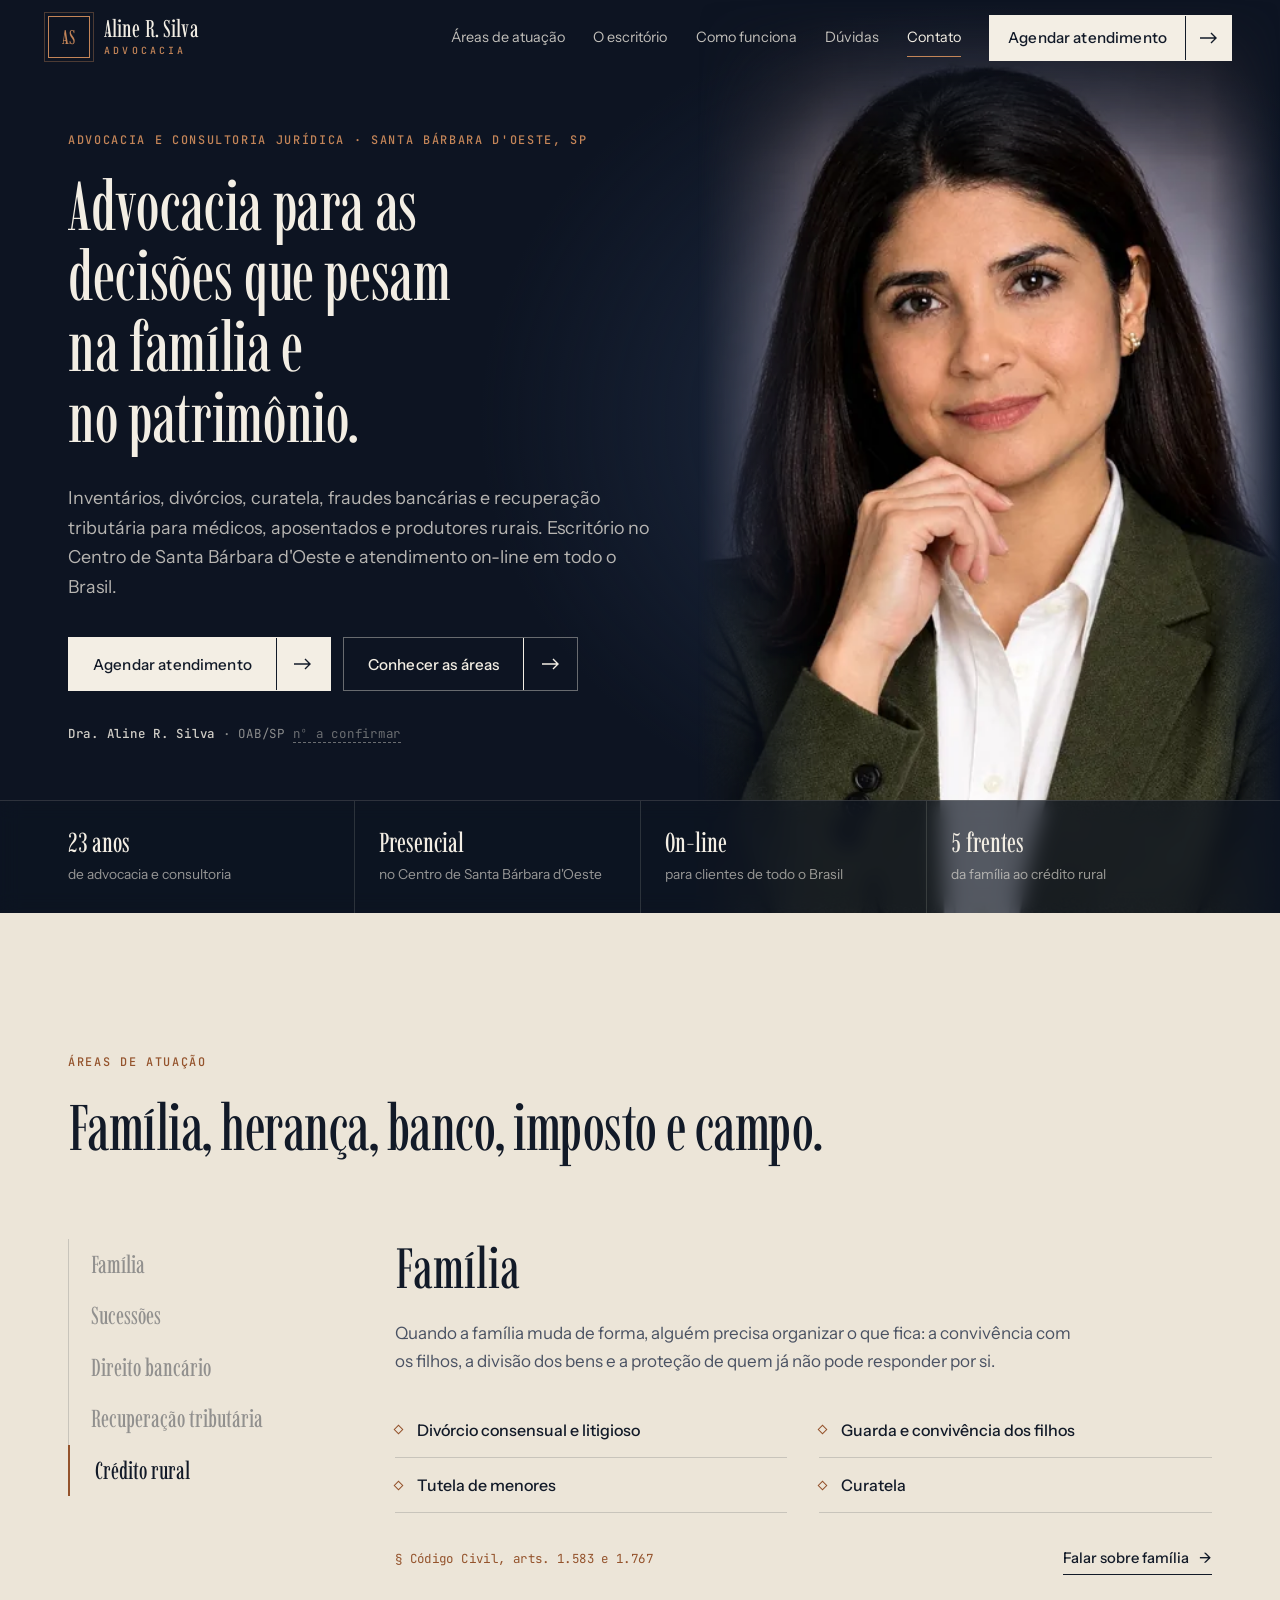
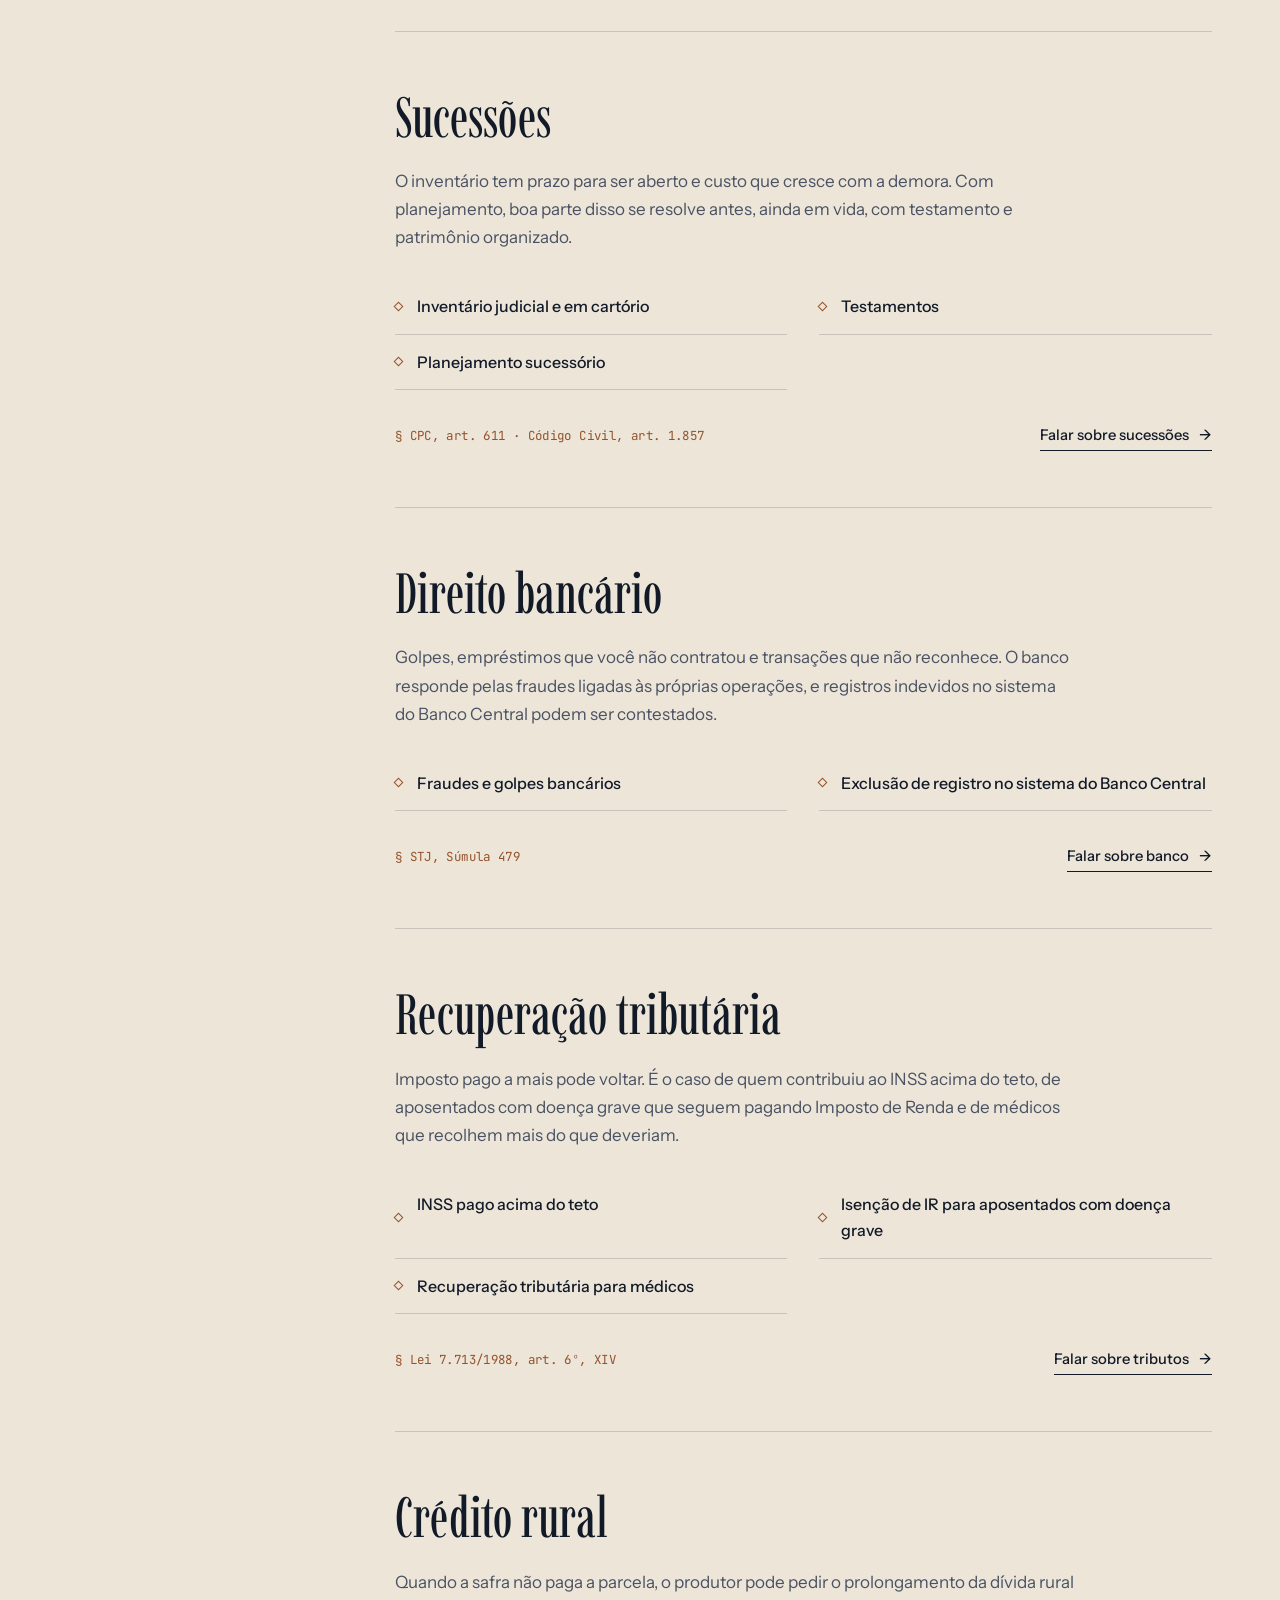
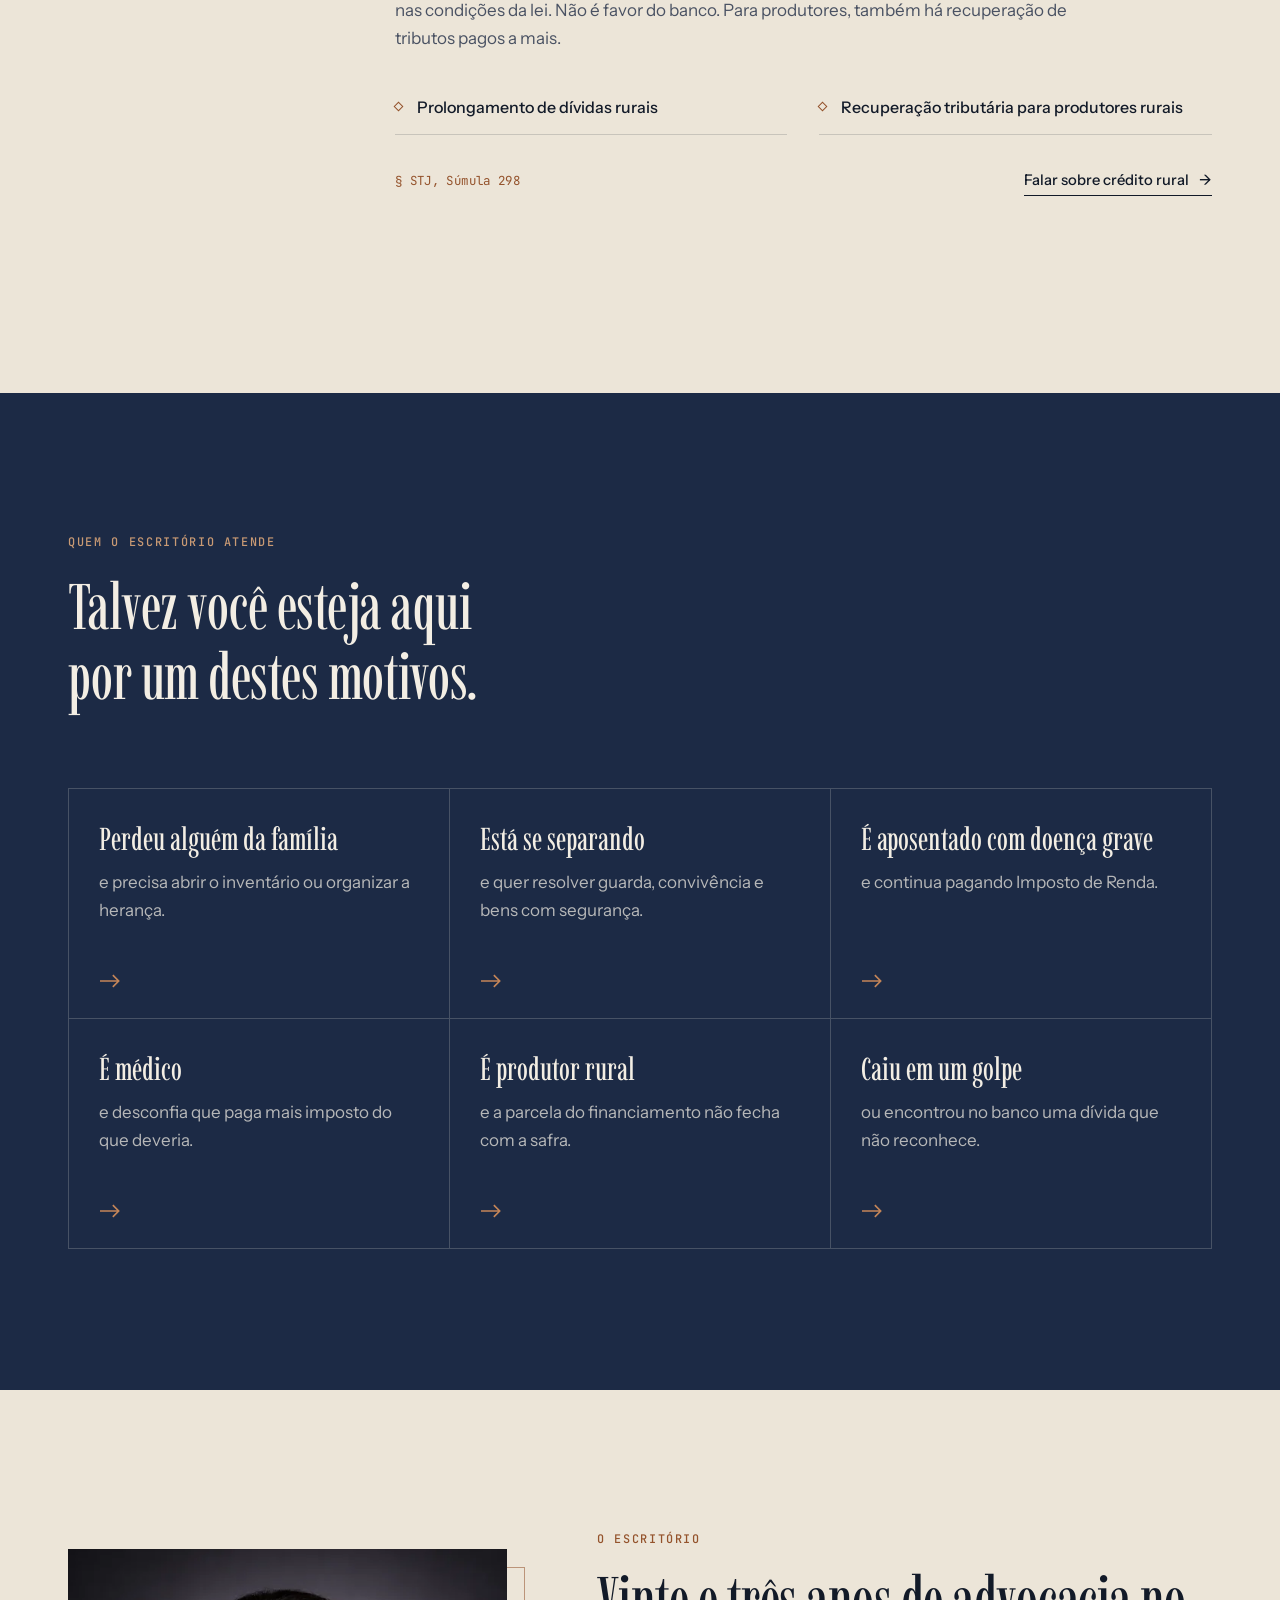
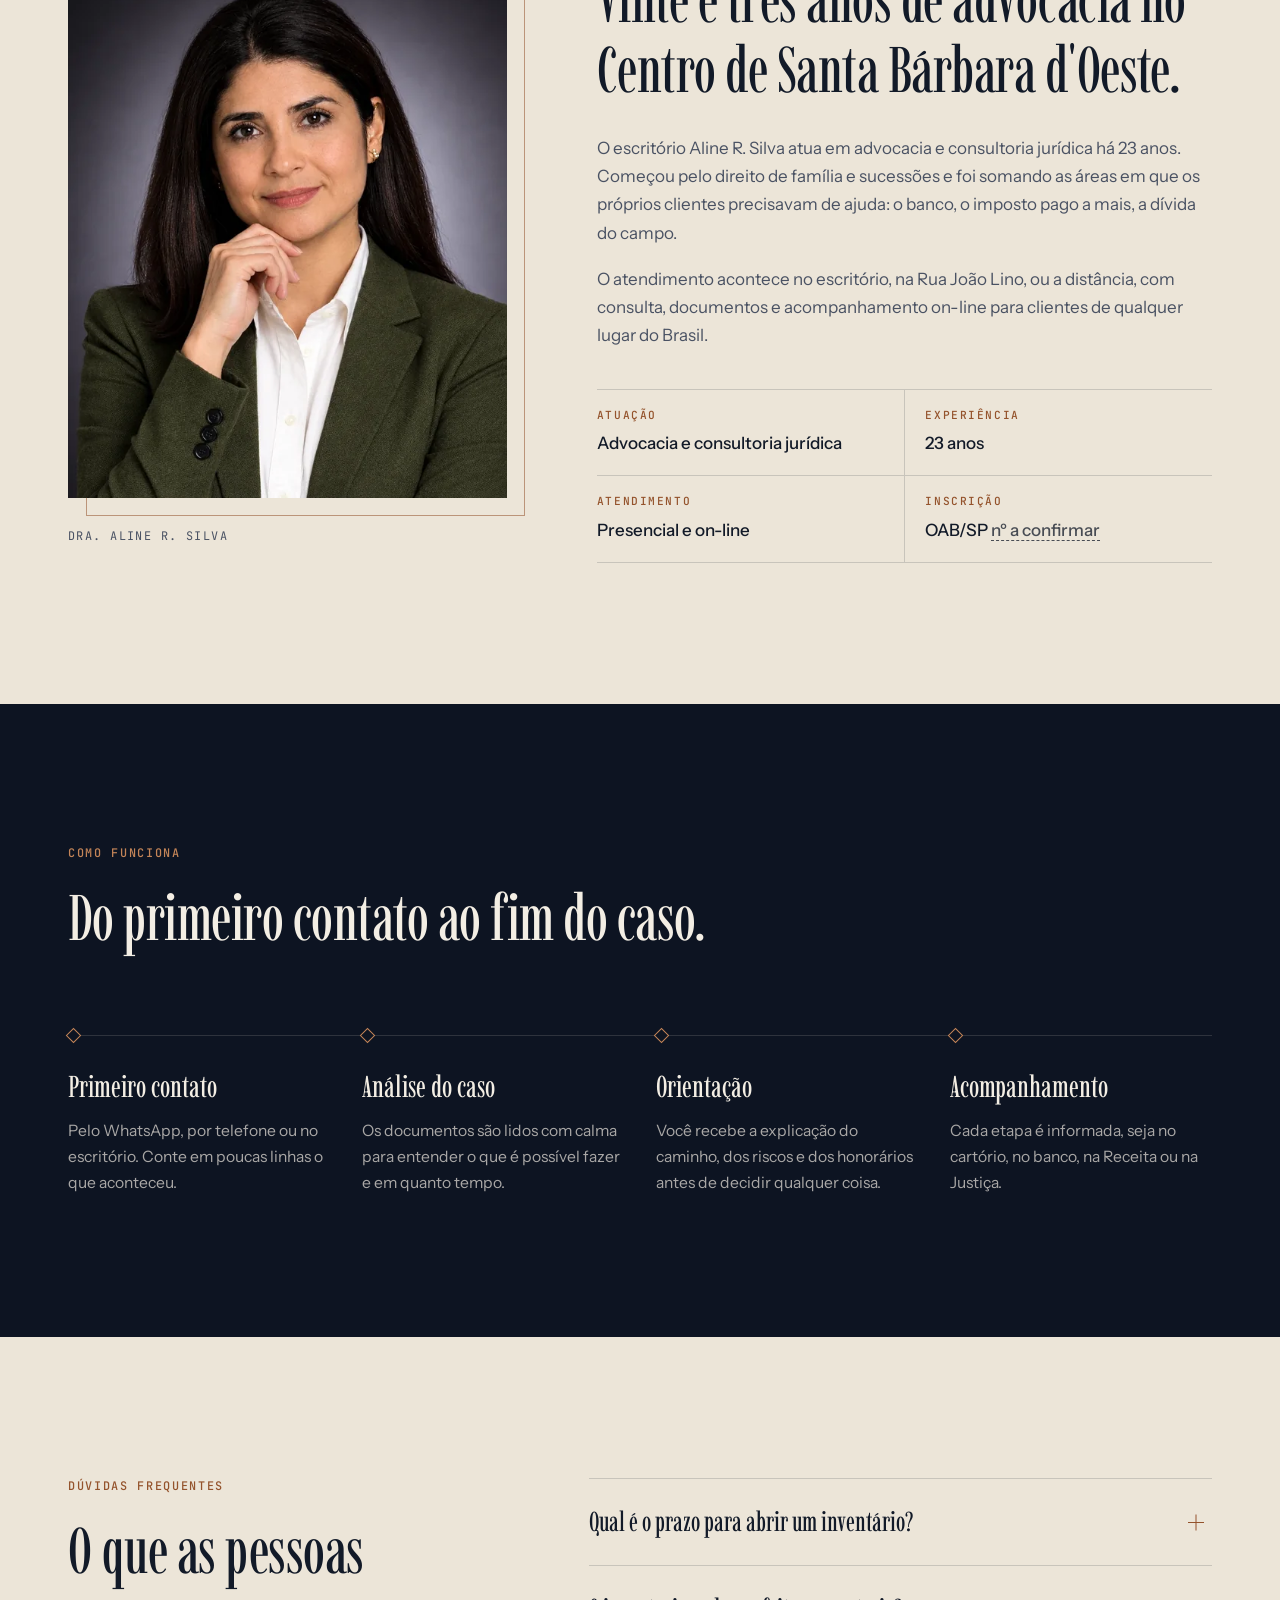
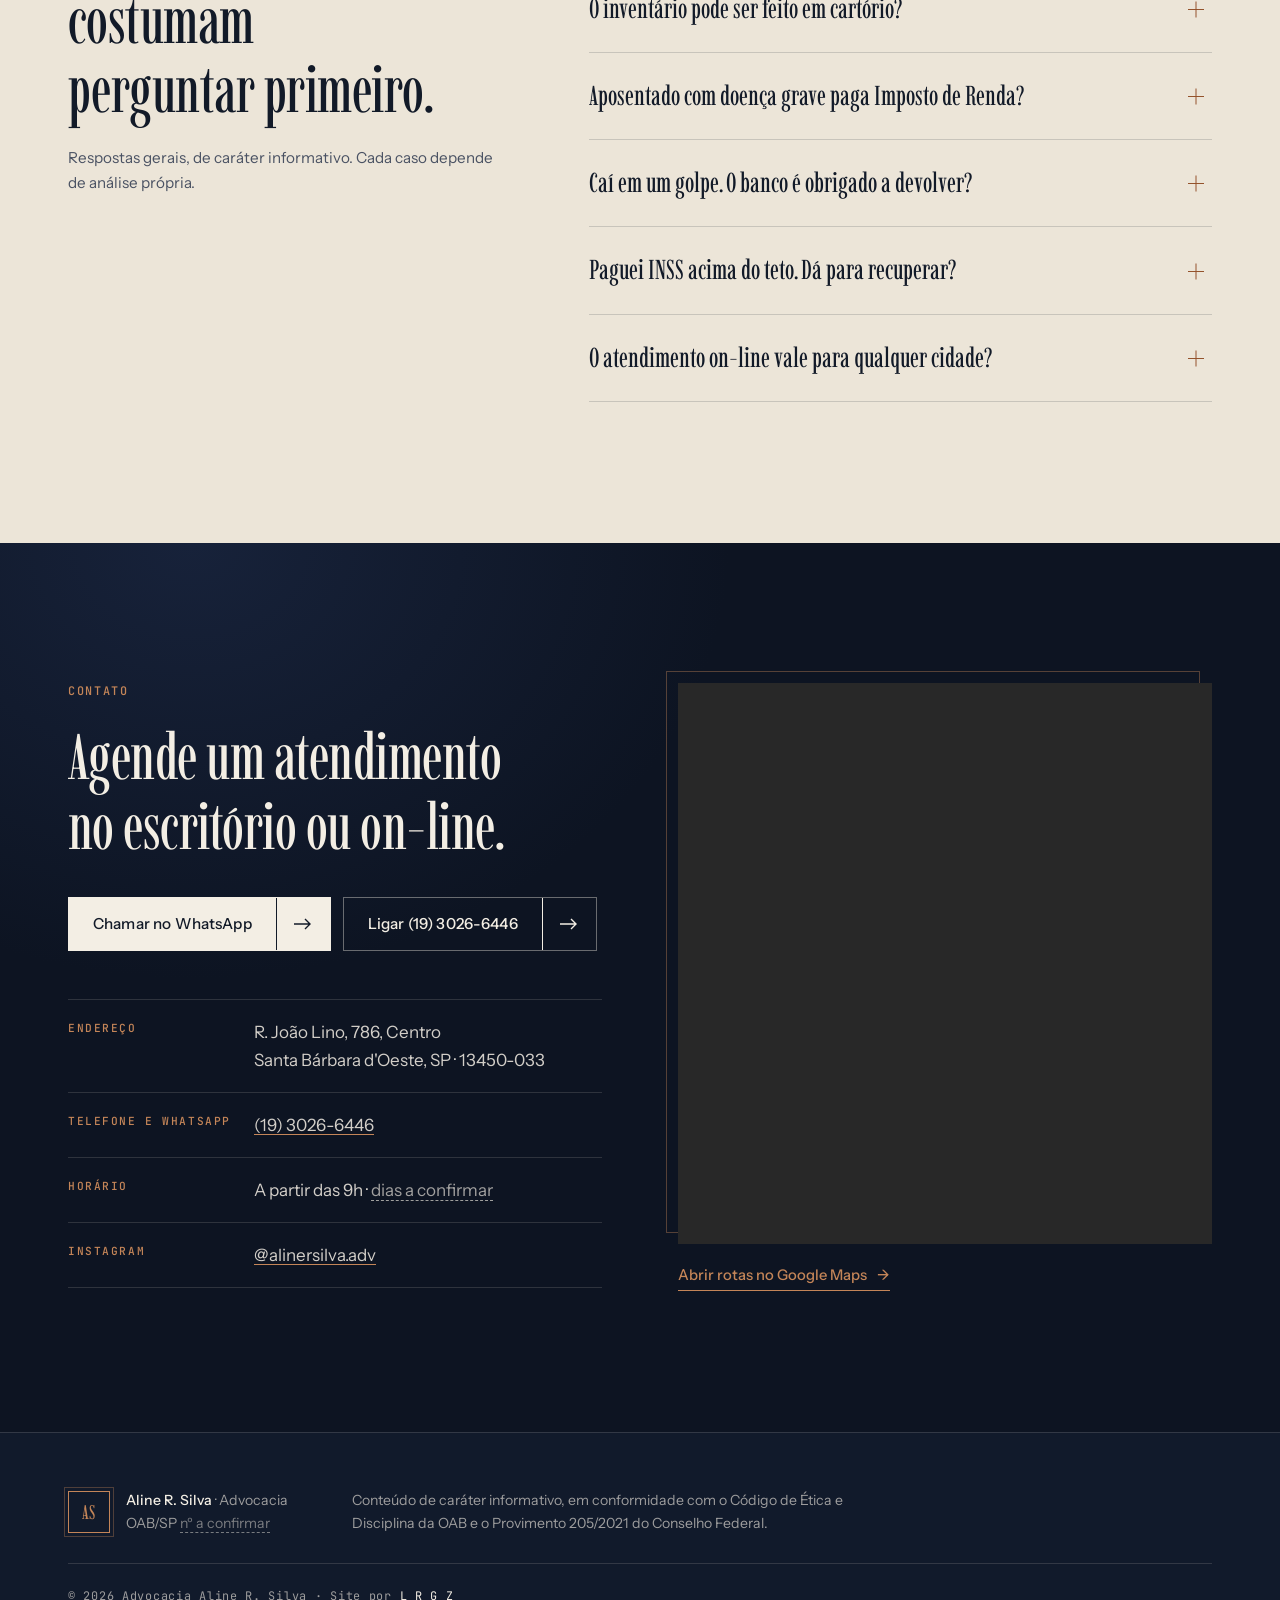
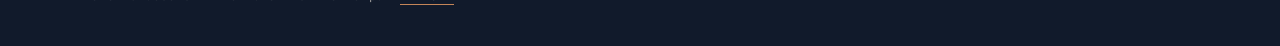
<file: index.html>
<!doctype html>
<html lang="pt-BR">
<head>
<meta charset="utf-8">
<meta name="viewport" content="width=device-width, initial-scale=1, viewport-fit=cover">
<title>Aline R. Silva · Advocacia em Santa Bárbara d'Oeste</title>
<meta name="description" content="Advocacia e consultoria jurídica há 23 anos: família, sucessões, direito bancário, recuperação tributária e crédito rural. Escritório em Santa Bárbara d'Oeste (SP) e atendimento on-line em todo o Brasil.">
<meta name="robots" content="noindex, nofollow">
<meta name="theme-color" content="#0d1422">
<meta property="og:type" content="website">
<meta property="og:locale" content="pt_BR">
<meta property="og:title" content="Aline R. Silva · Advocacia">
<meta property="og:description" content="Família, sucessões, direito bancário e tributário. Santa Bárbara d'Oeste (SP) e on-line em todo o Brasil.">
<meta property="og:image" content="https://azeugral.github.io/aline-silva/og-aline.jpg">
<meta property="og:image:width" content="1200">
<meta property="og:image:height" content="630">
<link rel="icon" href="favicon.ico" sizes="any">
<link rel="icon" href="favicon-32.png" type="image/png">
<link rel="apple-touch-icon" href="icone-180.png">
<link rel="preconnect" href="https://fonts.googleapis.com">
<link rel="preconnect" href="https://fonts.gstatic.com" crossorigin>
<script>if(/[?&]tema=v1(&|$)/.test(location.search)){document.documentElement.dataset.tema="v1";document.write('<link href="https://fonts.googleapis.com/css2?family=Bodoni+Moda:ital,opsz,wght@0,6..96,400..600;1,6..96,400..500&amp;family=IBM+Plex+Mono:wght@400;500&amp;family=IBM+Plex+Sans:wght@400;500;600&amp;display=swap" rel="stylesheet">');}</script>
<link href="https://fonts.googleapis.com/css2?family=Imbue:opsz,wght@10..100,300..600&family=Instrument+Sans:wght@400;500;600&family=JetBrains+Mono:wght@400;500&display=swap" rel="stylesheet">
<link rel="preload" as="image" href="assets/img/aline-720.webp" media="(max-width: 900px)">
<link rel="preload" as="image" href="assets/img/aline-1200.webp" media="(min-width: 901px)">
<link rel="stylesheet" href="assets/css/site.css?v=5">
<script type="application/ld+json">
{"@context":"https://schema.org","@type":"LegalService","name":"Advocacia Aline R Silva","telephone":"+55-19-3026-6446","address":{"@type":"PostalAddress","streetAddress":"R. João Lino, 786 - Centro","addressLocality":"Santa Bárbara d'Oeste","addressRegion":"SP","postalCode":"13450-033","addressCountry":"BR"},"areaServed":"BR","sameAs":["https://www.instagram.com/alinersilva.adv/"]}
</script>
</head>
<body>
<a class="pular" href="#conteudo">Pular para o conteúdo</a>

<header class="topo" data-topo>
  <div class="topo-in">
    <a class="marca" href="#inicio" aria-label="Aline R. Silva Advocacia, início">
      <span class="mono" aria-hidden="true">AS</span>
      <span class="marca-txt"><b>Aline R. Silva</b><small>Advocacia</small></span>
    </a>
    <nav class="menu" id="menu" aria-label="Principal">
      <a href="#areas">Áreas de atuação</a>
      <a href="#escritorio">O escritório</a>
      <a href="#como-funciona">Como funciona</a>
      <a href="#duvidas">Dúvidas</a>
      <a href="#contato">Contato</a>
      <a class="btn btn-claro menu-cta js-zap" href="#contato" data-msg="Olá, Dra. Aline. Vim pelo site e gostaria de agendar um atendimento."><span>Agendar atendimento</span><i aria-hidden="true"></i></a>
    </nav>
    <button class="menu-abrir" type="button" aria-expanded="false" aria-controls="menu"><span>Menu</span><i aria-hidden="true"></i></button>
  </div>
</header>

<main id="conteudo">

<!-- ABERTURA -->
<section class="abertura" id="inicio">
  <div class="abertura-foto" data-paralaxe>
    <picture>
      <source media="(max-width: 900px)" srcset="assets/img/aline-720.webp">
      <img src="assets/img/aline-1200.webp" width="1200" height="1206" alt="Dra. Aline R. Silva, advogada, de blazer verde-oliva e camisa branca" fetchpriority="high">
    </picture>
  </div>
  <div class="abertura-txt">
    <p class="sobre-linha" data-in="1">Advocacia e consultoria jurídica · Santa Bárbara d'Oeste, SP</p>
    <h1 class="titulo-xl">
      <span class="ln"><span data-in="2">Advocacia para as</span></span>
      <span class="ln"><span data-in="3">decisões que pesam</span></span>
      <span class="ln"><span data-in="4">na família e</span></span>
      <span class="ln"><span data-in="5">no patrimônio.</span></span>
    </h1>
    <p class="abertura-lead" data-in="6">Inventários, divórcios, curatela, fraudes bancárias e recuperação tributária para médicos, aposentados e produtores rurais. Escritório no Centro de Santa Bárbara d'Oeste e atendimento on-line em todo o Brasil.</p>
    <div class="acoes" data-in="7">
      <a class="btn btn-claro js-zap" href="#contato" data-msg="Olá, Dra. Aline. Vim pelo site e gostaria de agendar um atendimento."><span>Agendar atendimento</span><i aria-hidden="true"></i></a>
      <a class="btn btn-linha" href="#areas"><span>Conhecer as áreas</span><i aria-hidden="true"></i></a>
    </div>
    <p class="assina" data-in="8"><b>Dra. Aline R. Silva</b> · OAB/SP <span class="confirmar">nº a confirmar</span></p>
  </div>
  <ul class="fatos" aria-label="Em resumo">
    <li data-in="9"><b><span data-conta="23">23</span> anos</b><span>de advocacia e consultoria</span></li>
    <li data-in="10"><b>Presencial</b><span>no Centro de Santa Bárbara d'Oeste</span></li>
    <li data-in="11"><b>On-line</b><span>para clientes de todo o Brasil</span></li>
    <li data-in="12"><b>5 frentes</b><span>da família ao crédito rural</span></li>
  </ul>
</section>

<!-- ÁREAS -->
<section class="areas papel" id="areas" aria-labelledby="areas-t">
  <div class="cx">
    <header class="sec-cab" data-rv>
      <p class="sobre-linha">Áreas de atuação</p>
      <h2 class="titulo-l" id="areas-t">Família, herança, banco, imposto e campo.</h2>
    </header>

    <div class="areas-grade">
      <nav class="indice" aria-label="Áreas">
        <ol>
          <li><a href="#familia" data-alvo="familia">Família</a></li>
          <li><a href="#sucessoes" data-alvo="sucessoes">Sucessões</a></li>
          <li><a href="#bancario" data-alvo="bancario">Direito bancário</a></li>
          <li><a href="#tributario" data-alvo="tributario">Recuperação tributária</a></li>
          <li><a href="#rural" data-alvo="rural">Crédito rural</a></li>
        </ol>
        <span class="indice-marca" aria-hidden="true"></span>
      </nav>

      <div class="areas-lista">
        <article class="area" id="familia" data-area data-rv>
          <h3>Família</h3>
          <p>Quando a família muda de forma, alguém precisa organizar o que fica: a convivência com os filhos, a divisão dos bens e a proteção de quem já não pode responder por si.</p>
          <ul class="itens">
            <li>Divórcio consensual e litigioso</li>
            <li>Guarda e convivência dos filhos</li>
            <li>Tutela de menores</li>
            <li>Curatela</li>
          </ul>
          <div class="area-pe">
            <cite>Código Civil, arts. 1.583 e 1.767</cite>
            <a class="lnk js-zap" href="#contato" data-msg="Olá, Dra. Aline. Vim pelo site e gostaria de falar sobre um caso de direito de família.">Falar sobre família</a>
          </div>
        </article>

        <article class="area" id="sucessoes" data-area data-rv>
          <h3>Sucessões</h3>
          <p>O inventário tem prazo para ser aberto e custo que cresce com a demora. Com planejamento, boa parte disso se resolve antes, ainda em vida, com testamento e patrimônio organizado.</p>
          <ul class="itens">
            <li>Inventário judicial e em cartório</li>
            <li>Testamentos</li>
            <li>Planejamento sucessório</li>
          </ul>
          <div class="area-pe">
            <cite>CPC, art. 611 · Código Civil, art. 1.857</cite>
            <a class="lnk js-zap" href="#contato" data-msg="Olá, Dra. Aline. Vim pelo site e gostaria de falar sobre inventário ou planejamento sucessório.">Falar sobre sucessões</a>
          </div>
        </article>

        <article class="area" id="bancario" data-area data-rv>
          <h3>Direito bancário</h3>
          <p>Golpes, empréstimos que você não contratou e transações que não reconhece. O banco responde pelas fraudes ligadas às próprias operações, e registros indevidos no sistema do Banco Central podem ser contestados.</p>
          <ul class="itens">
            <li>Fraudes e golpes bancários</li>
            <li>Exclusão de registro no sistema do Banco Central</li>
          </ul>
          <div class="area-pe">
            <cite>STJ, Súmula 479</cite>
            <a class="lnk js-zap" href="#contato" data-msg="Olá, Dra. Aline. Vim pelo site e gostaria de falar sobre uma fraude ou problema com banco.">Falar sobre banco</a>
          </div>
        </article>

        <article class="area" id="tributario" data-area data-rv>
          <h3>Recuperação tributária</h3>
          <p>Imposto pago a mais pode voltar. É o caso de quem contribuiu ao INSS acima do teto, de aposentados com doença grave que seguem pagando Imposto de Renda e de médicos que recolhem mais do que deveriam.</p>
          <ul class="itens">
            <li>INSS pago acima do teto</li>
            <li>Isenção de IR para aposentados com doença grave</li>
            <li>Recuperação tributária para médicos</li>
          </ul>
          <div class="area-pe">
            <cite>Lei 7.713/1988, art. 6º, XIV</cite>
            <a class="lnk js-zap" href="#contato" data-msg="Olá, Dra. Aline. Vim pelo site e gostaria de falar sobre recuperação tributária.">Falar sobre tributos</a>
          </div>
        </article>

        <article class="area" id="rural" data-area data-rv>
          <h3>Crédito rural</h3>
          <p>Quando a safra não paga a parcela, o produtor pode pedir o prolongamento da dívida rural nas condições da lei. Não é favor do banco. Para produtores, também há recuperação de tributos pagos a mais.</p>
          <ul class="itens">
            <li>Prolongamento de dívidas rurais</li>
            <li>Recuperação tributária para produtores rurais</li>
          </ul>
          <div class="area-pe">
            <cite>STJ, Súmula 298</cite>
            <a class="lnk js-zap" href="#contato" data-msg="Olá, Dra. Aline. Vim pelo site e sou produtor rural. Gostaria de falar sobre minha dívida.">Falar sobre crédito rural</a>
          </div>
        </article>
      </div>
    </div>
  </div>
</section>

<!-- PARA QUEM -->
<section class="perfis oliva" aria-labelledby="perfis-t">
  <div class="cx">
    <header class="sec-cab" data-rv>
      <p class="sobre-linha">Quem o escritório atende</p>
      <h2 class="titulo-l" id="perfis-t">Talvez você esteja aqui por um destes motivos.</h2>
    </header>
    <div class="perfis-grade">
      <a class="perfil" href="#sucessoes" data-rv>
        <b>Perdeu alguém da família</b>
        <span>e precisa abrir o inventário ou organizar a herança.</span>
        <i aria-hidden="true"></i>
      </a>
      <a class="perfil" href="#familia" data-rv>
        <b>Está se separando</b>
        <span>e quer resolver guarda, convivência e bens com segurança.</span>
        <i aria-hidden="true"></i>
      </a>
      <a class="perfil" href="#tributario" data-rv>
        <b>É aposentado com doença grave</b>
        <span>e continua pagando Imposto de Renda.</span>
        <i aria-hidden="true"></i>
      </a>
      <a class="perfil" href="#tributario" data-rv>
        <b>É médico</b>
        <span>e desconfia que paga mais imposto do que deveria.</span>
        <i aria-hidden="true"></i>
      </a>
      <a class="perfil" href="#rural" data-rv>
        <b>É produtor rural</b>
        <span>e a parcela do financiamento não fecha com a safra.</span>
        <i aria-hidden="true"></i>
      </a>
      <a class="perfil" href="#bancario" data-rv>
        <b>Caiu em um golpe</b>
        <span>ou encontrou no banco uma dívida que não reconhece.</span>
        <i aria-hidden="true"></i>
      </a>
    </div>
  </div>
</section>

<!-- O ESCRITÓRIO -->
<section class="escritorio papel" id="escritorio" aria-labelledby="esc-t">
  <div class="cx esc-grade">
    <figure class="esc-foto" data-rv>
      <div class="moldura"><img src="assets/img/aline-720.webp" width="720" height="724" alt="Retrato da Dra. Aline R. Silva" loading="lazy" decoding="async"></div>
      <figcaption>Dra. Aline R. Silva</figcaption>
    </figure>
    <div class="esc-txt">
      <p class="sobre-linha" data-rv>O escritório</p>
      <h2 class="titulo-l" id="esc-t" data-rv>Vinte e três anos de advocacia no Centro de Santa Bárbara d'Oeste.</h2>
      <p data-rv>O escritório Aline R. Silva atua em advocacia e consultoria jurídica há 23 anos. Começou pelo direito de família e sucessões e foi somando as áreas em que os próprios clientes precisavam de ajuda: o banco, o imposto pago a mais, a dívida do campo.</p>
      <p data-rv>O atendimento acontece no escritório, na Rua João Lino, ou a distância, com consulta, documentos e acompanhamento on-line para clientes de qualquer lugar do Brasil.</p>
      <dl class="dados" data-rv>
        <div><dt>Atuação</dt><dd>Advocacia e consultoria jurídica</dd></div>
        <div><dt>Experiência</dt><dd>23 anos</dd></div>
        <div><dt>Atendimento</dt><dd>Presencial e on-line</dd></div>
        <div><dt>Inscrição</dt><dd>OAB/SP <span class="confirmar">nº a confirmar</span></dd></div>
      </dl>
    </div>
  </div>
</section>

<!-- COMO FUNCIONA -->
<section class="processo escuro" id="como-funciona" aria-labelledby="proc-t">
  <div class="cx">
    <header class="sec-cab" data-rv>
      <p class="sobre-linha">Como funciona</p>
      <h2 class="titulo-l" id="proc-t">Do primeiro contato ao fim do caso.</h2>
    </header>
    <ol class="etapas" data-etapas>
      <li data-rv>
        <h3>Primeiro contato</h3>
        <p>Pelo WhatsApp, por telefone ou no escritório. Conte em poucas linhas o que aconteceu.</p>
      </li>
      <li data-rv>
        <h3>Análise do caso</h3>
        <p>Os documentos são lidos com calma para entender o que é possível fazer e em quanto tempo.</p>
      </li>
      <li data-rv>
        <h3>Orientação</h3>
        <p>Você recebe a explicação do caminho, dos riscos e dos honorários antes de decidir qualquer coisa.</p>
      </li>
      <li data-rv>
        <h3>Acompanhamento</h3>
        <p>Cada etapa é informada, seja no cartório, no banco, na Receita ou na Justiça.</p>
      </li>
    </ol>
  </div>
</section>

<!-- DÚVIDAS -->
<section class="duvidas papel" id="duvidas" aria-labelledby="duv-t">
  <div class="cx duv-grade">
    <header class="sec-cab" data-rv>
      <p class="sobre-linha">Dúvidas frequentes</p>
      <h2 class="titulo-l" id="duv-t">O que as pessoas costumam perguntar primeiro.</h2>
      <p class="sec-nota">Respostas gerais, de caráter informativo. Cada caso depende de análise própria.</p>
    </header>
    <div class="faq" data-faq>
      <details data-rv>
        <summary>Qual é o prazo para abrir um inventário?</summary>
        <div class="faq-r"><div><p>O Código de Processo Civil prevê dois meses a partir do falecimento (art. 611). Em São Paulo, o atraso gera multa sobre o ITCMD, o imposto da herança, e ela aumenta com o tempo.</p></div></div>
      </details>
      <details data-rv>
        <summary>O inventário pode ser feito em cartório?</summary>
        <div class="faq-r"><div><p>Pode, quando os herdeiros estão de acordo e o caso cumpre os requisitos da lei. Costuma ser bem mais rápido que o judicial. Nos dois caminhos, a presença de advogado é obrigatória.</p></div></div>
      </details>
      <details data-rv>
        <summary>Aposentado com doença grave paga Imposto de Renda?</summary>
        <div class="faq-r"><div><p>A aposentadoria de quem tem uma das doenças previstas em lei, como cardiopatia grave, neoplasia maligna e Parkinson, é isenta (Lei 7.713/1988). Em muitos casos também é possível pedir de volta o que foi descontado nos últimos cinco anos.</p></div></div>
      </details>
      <details data-rv>
        <summary>Caí em um golpe. O banco é obrigado a devolver?</summary>
        <div class="faq-r"><div><p>Depende de como a fraude aconteceu. Pela Súmula 479 do STJ, o banco responde pelas fraudes ligadas às próprias operações. O caso precisa ser analisado com extratos, mensagens e registros em mãos.</p></div></div>
      </details>
      <details data-rv>
        <summary>Paguei INSS acima do teto. Dá para recuperar?</summary>
        <div class="faq-r"><div><p>Quem tem mais de uma fonte de renda e contribuiu sobre valores acima do teto pode pedir a restituição do excedente, dentro do prazo de cinco anos.</p></div></div>
      </details>
      <details data-rv>
        <summary>O atendimento on-line vale para qualquer cidade?</summary>
        <div class="faq-r"><div><p>Vale. A consulta, o envio de documentos e o acompanhamento podem ser feitos a distância, para clientes de todo o Brasil.</p></div></div>
      </details>
    </div>
  </div>
</section>

<!-- CONTATO -->
<section class="contato escuro" id="contato" aria-labelledby="cont-t">
  <div class="cx cont-grade">
    <div class="cont-txt">
      <p class="sobre-linha" data-rv>Contato</p>
      <h2 class="titulo-l" id="cont-t" data-rv>Agende um atendimento no escritório ou on-line.</h2>
      <div class="acoes" data-rv>
        <a class="btn btn-claro js-zap" href="https://wa.me/551930266446" data-msg="Olá, Dra. Aline. Vim pelo site e gostaria de agendar um atendimento."><span>Chamar no WhatsApp</span><i aria-hidden="true"></i></a>
        <a class="btn btn-linha" href="tel:+551930266446"><span>Ligar (19) 3026-6446</span><i aria-hidden="true"></i></a>
      </div>
      <dl class="cont-dados" data-rv>
        <div><dt>Endereço</dt><dd>R. João Lino, 786, Centro<br>Santa Bárbara d'Oeste, SP · 13450-033</dd></div>
        <div><dt>Telefone e WhatsApp</dt><dd><a href="tel:+551930266446">(19) 3026-6446</a></dd></div>
        <div><dt>Horário</dt><dd>A partir das 9h · <span class="confirmar">dias a confirmar</span></dd></div>
        <div><dt>Instagram</dt><dd><a href="https://www.instagram.com/alinersilva.adv/" target="_blank" rel="noopener">@alinersilva.adv</a></dd></div>
      </dl>
    </div>
    <div class="mapa" data-rv>
      <iframe title="Mapa: R. João Lino, 786, Santa Bárbara d'Oeste" loading="lazy" referrerpolicy="no-referrer-when-downgrade" src="https://www.google.com/maps?q=R.+Jo%C3%A3o+Lino,+786+-+Centro,+Santa+B%C3%A1rbara+d'Oeste+-+SP,+13450-033&output=embed"></iframe>
      <a class="lnk" href="https://www.google.com/maps/search/?api=1&query=R.+Jo%C3%A3o+Lino,+786,+Santa+B%C3%A1rbara+d'Oeste" target="_blank" rel="noopener">Abrir rotas no Google Maps</a>
    </div>
  </div>
</section>

</main>

<footer class="rodape">
  <div class="cx rod-grade">
    <div class="rod-marca">
      <span class="mono" aria-hidden="true">AS</span>
      <p><b>Aline R. Silva</b> · Advocacia<br>OAB/SP <span class="confirmar">nº a confirmar</span></p>
    </div>
    <p class="rod-aviso">Conteúdo de caráter informativo, em conformidade com o Código de Ética e Disciplina da OAB e o Provimento 205/2021 do Conselho Federal.</p>
    <p class="rod-fim">© <span data-ano>2026</span> Advocacia Aline R. Silva · Site por <a href="https://lrgz.com.br" target="_blank" rel="noopener">L R G Z</a></p>
  </div>
</footer>

<a class="zap-fixo js-zap" href="https://wa.me/551930266446" data-msg="Olá, Dra. Aline. Vim pelo site e gostaria de agendar um atendimento." aria-label="Falar com o escritório no WhatsApp">
  <svg viewBox="0 0 24 24" aria-hidden="true"><path d="M12 2.2a9.7 9.7 0 0 0-8.4 14.6L2.3 21.7l5-1.3A9.7 9.7 0 1 0 12 2.2Zm0 17.7c-1.5 0-2.9-.4-4.1-1.1l-.3-.2-3 .8.8-2.9-.2-.3A8 8 0 1 1 12 19.9Zm4.4-6c-.2-.1-1.4-.7-1.7-.8-.2-.1-.4-.1-.5.1l-.8 1c-.1.2-.3.2-.5.1a6.6 6.6 0 0 1-3.3-2.9c-.2-.4.2-.4.7-1.3.1-.2 0-.3 0-.4l-.8-1.8c-.2-.5-.4-.4-.5-.4h-.5a.9.9 0 0 0-.7.3 2.8 2.8 0 0 0-.9 2.1c0 1.2.9 2.4 1 2.6.1.2 1.8 2.7 4.3 3.8 1.6.7 2.2.7 3 .6.5-.1 1.4-.6 1.6-1.2.2-.6.2-1.1.1-1.2l-.5-.2Z"/></svg>
  <span>WhatsApp</span>
</a>

<script src="assets/js/site.js?v=5" defer></script>
</body>
</html>
</file>
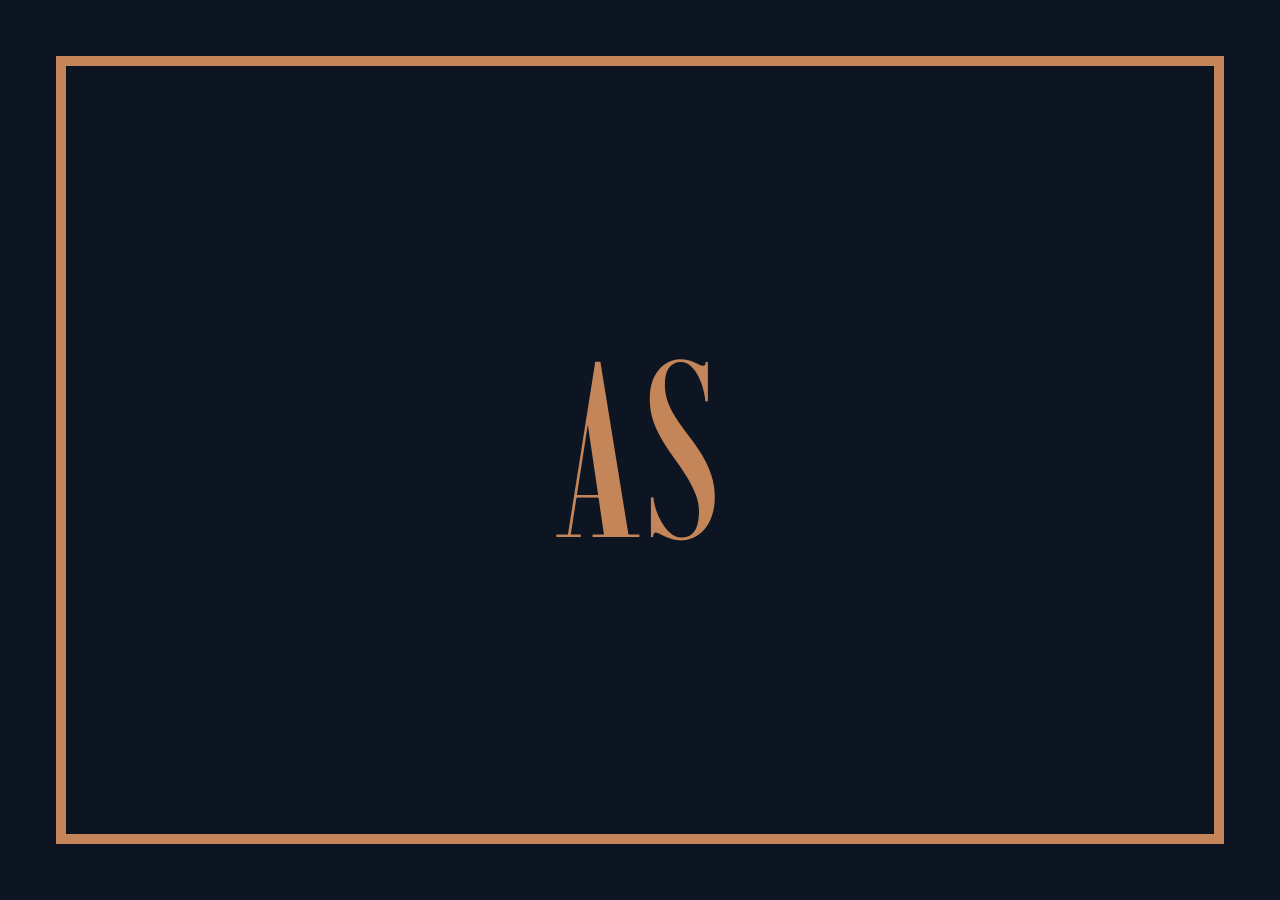
<file: tools/icone.html>
<!doctype html><html><head><meta charset="utf-8">
<link href="https://fonts.googleapis.com/css2?family=Imbue:opsz,wght@10..100,500&display=block" rel="stylesheet">
<style>html,body{margin:0;width:512px;height:512px;background:#0d1422;overflow:hidden}
div{position:absolute;inset:56px;border:10px solid #c48558;display:grid;place-items:center;color:#c48558;font:500 250px/1 "Imbue";letter-spacing:4px}</style></head>
<body><div>AS</div></body></html>
</file>
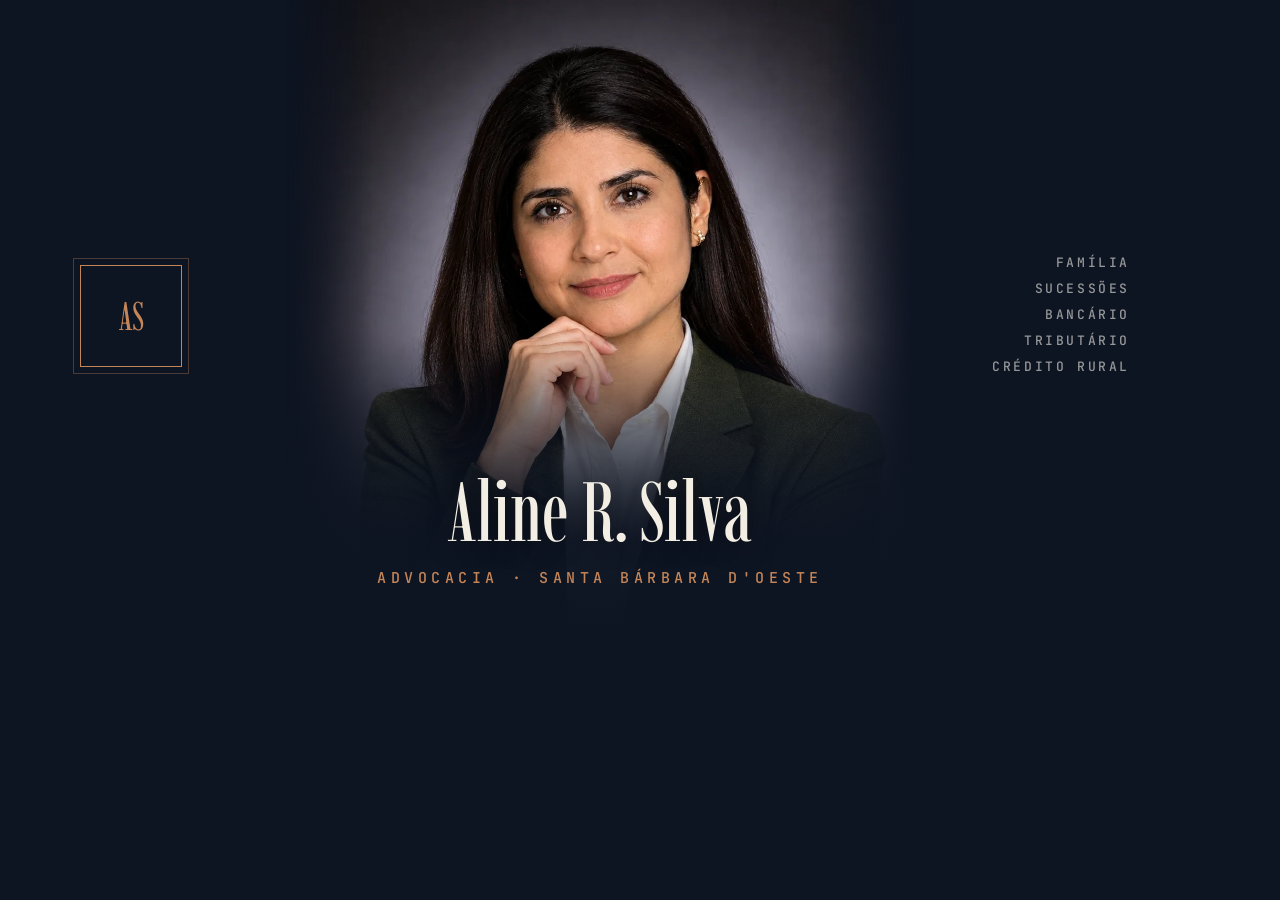
<file: tools/og.html>
<!doctype html><html><head><meta charset="utf-8">
<link href="https://fonts.googleapis.com/css2?family=Imbue:opsz,wght@10..100,450&family=JetBrains+Mono:wght@500&display=block" rel="stylesheet">
<style>
html,body{margin:0;width:1200px;height:630px;background:#0d1422;overflow:hidden}
body{position:relative;font-family:"Imbue";color:#f3eee4}
.foto{position:absolute;left:285px;top:0;width:630px;height:630px;background:url(../assets/img/aline-1200.webp) 50% 8%/cover;
 -webkit-mask:linear-gradient(to right,transparent,#000 14%,#000 86%,transparent),linear-gradient(to bottom,#000 55%,transparent 100%);-webkit-mask-composite:source-in}
.nome{position:absolute;left:285px;width:630px;bottom:42px;text-align:center}
.nome b{display:block;font-weight:450;font-size:84px;line-height:1}
.nome small{display:block;margin-top:14px;font:500 15px "JetBrains Mono";letter-spacing:.3em;text-transform:uppercase;color:#c48558}
.mono{position:absolute;left:80px;top:50%;margin-top:-50px;width:100px;height:100px;border:1px solid #c48558;outline:1px solid rgba(196,133,88,.35);outline-offset:6px;display:grid;place-items:center;color:#c48558;font-size:40px}
.lado{position:absolute;right:70px;top:50%;transform:translateY(-50%);text-align:right;font:500 13px/2 "JetBrains Mono";letter-spacing:.2em;text-transform:uppercase;color:rgba(242,238,230,.6)}
.veu{position:absolute;left:0;right:0;bottom:0;height:300px;background:linear-gradient(to bottom,rgba(13,20,34,0),rgba(13,20,34,.92) 70%)}.nome b{text-shadow:0 2px 24px rgba(0,0,0,.5)}</style></head><body>
<div class="foto"></div><div class="veu"></div><div class="mono">AS</div>
<div class="lado">Família<br>Sucessões<br>Bancário<br>Tributário<br>Crédito rural</div>
<div class="nome"><b>Aline R. Silva</b><small>Advocacia · Santa Bárbara d'Oeste</small></div>
</body></html>
</file>
<file: assets/css/site.css>
/* Aline R. Silva · Advocacia
   Paleta tirada do retrato: grafite do fundo de estúdio, oliva do blazer,
   latão dos brincos e marfim da camisa. */

:root {
  /* v2 · Tinta & Cobre (padrão) */
  --grafite: #0d1422;      /* fundo escuro: azul-tinta */
  --grafite-rgb: 13, 20, 34;
  --grafite-2: #111a2b;
  --grafite-3: #1a2539;
  --brilho: #1f2c44;
  --brilho-2: #17223a;
  --marfim: #f3eee4;
  --marfim-rgb: 243, 238, 228;
  --papel: #ece5d8;
  --papel-rgb: 236, 229, 216;
  --tinta: #121a28;
  --tinta-rgb: 18, 26, 40;
  --tinta-2: #4a5263;
  --oliva: #1c2a45;        /* seção de destaque: azul-noite */
  --oliva-2: #15213a;
  --oliva-claro: #c99a74;
  --latao: #c48558;        /* metal: cobre */
  --latao-rgb: 196, 133, 88;
  --latao-esc: #94532c;
  --fio-claro: rgba(var(--marfim-rgb), .14);
  --fio-escuro: rgba(var(--tinta-rgb), .16);

  --serifa: "Imbue", "Bodoni 72 Condensed", "Didot", Georgia, serif;
  --sans: "Instrument Sans", system-ui, -apple-system, "Segoe UI", sans-serif;
  --mono: "JetBrains Mono", ui-monospace, "Cascadia Mono", monospace;
  --peso-titulo: 450;
  --escala: 1.18;          /* Imbue é condensada: títulos maiores */
  --escala-xl: 1.32;
  --entre: -.005em;

  --ease: cubic-bezier(.16, .84, .32, 1);
  --t: .35s;
  --topo-h: 76px;
  --gut: clamp(16px, 4vw, 48px);
  --larg: 1240px;
}

/* v1 · Grafite, Oliva & Latão com Bodoni Moda (?tema=v1) */
:root[data-tema="v1"] {
  --grafite: #141216; --grafite-rgb: 20, 18, 22; --grafite-2: #1c1a1f; --grafite-3: #26232a;
  --brilho: #2c2830; --brilho-2: #221f26;
  --marfim: #f2eee6; --marfim-rgb: 242, 238, 230;
  --papel: #ebe6db; --papel-rgb: 235, 230, 219;
  --tinta: #1b1a17; --tinta-rgb: 27, 26, 23; --tinta-2: #55524a;
  --oliva: #3b4428; --oliva-2: #2e3520; --oliva-claro: #b4bd96;
  --latao: #c0a06a; --latao-rgb: 192, 160, 106; --latao-esc: #7a5f33;
  --serifa: "Bodoni Moda", "Didot", "Bodoni 72", Georgia, serif;
  --sans: "IBM Plex Sans", system-ui, -apple-system, "Segoe UI", sans-serif;
  --mono: "IBM Plex Mono", ui-monospace, "Cascadia Mono", monospace;
  --peso-titulo: 400; --escala: 1; --escala-xl: 1; --entre: -.012em;
}

*, *::before, *::after { box-sizing: border-box; }
html { -webkit-text-size-adjust: 100%; scroll-behavior: smooth; scroll-padding-top: calc(var(--topo-h) + 12px); }
body {
  margin: 0;
  background: var(--grafite);
  color: var(--marfim);
  font: 400 1.0625rem/1.65 var(--sans);
  -webkit-font-smoothing: antialiased;
  text-rendering: optimizeLegibility;
  overflow-x: hidden;
}
img { display: block; max-width: 100%; height: auto; }
a { color: inherit; }
h1, h2, h3, p, ul, ol, dl, dd, figure { margin: 0; }
ul, ol { padding: 0; list-style: none; }
::selection { background: var(--latao); color: var(--tinta); }
:focus-visible { outline: 2px solid var(--latao); outline-offset: 3px; }

.pular { position: absolute; left: 12px; top: -60px; z-index: 100; background: var(--marfim); color: var(--tinta); padding: 10px 14px; text-decoration: none; transition: top var(--t) var(--ease); }
.pular:focus { top: 12px; }

.cx { width: 100%; max-width: var(--larg); margin: 0 auto; padding: 0 var(--gut); }

/* tipografia */
.titulo-xl, .titulo-l, .area h3, .perfil b, .indice a, .faq summary, .marca b, .mono, .etapas h3 {
  font-family: var(--serifa);
  font-optical-sizing: auto;
  font-weight: var(--peso-titulo);
  font-variant-numeric: lining-nums;
}
.titulo-xl { font-size: calc(clamp(2.6rem, 4.1vw, 4.1rem) * var(--escala-xl)); line-height: 1.02; letter-spacing: var(--entre); }
.titulo-l { font-size: calc(clamp(2rem, 1.25rem + 2.7vw, 3.5rem) * var(--escala)); line-height: 1.08; letter-spacing: -.008em; text-wrap: balance; }
.sobre-linha {
  font: 500 .74rem/1.4 var(--mono);
  letter-spacing: .14em;
  text-transform: uppercase;
  color: var(--latao);
  margin-bottom: 22px;
}
.papel .sobre-linha { color: var(--latao-esc); }
.confirmar { border-bottom: 1px dashed currentColor; opacity: .75; }

/* fundos */
.papel { background: var(--papel); color: var(--tinta); }
.oliva { background: var(--oliva); color: var(--marfim); }
.escuro { background: var(--grafite); color: var(--marfim); }
section { position: relative; }
.areas, .perfis, .escritorio, .processo, .duvidas, .contato { padding: clamp(84px, 11vw, 150px) 0; }

.sec-cab { max-width: 760px; margin-bottom: clamp(44px, 6vw, 80px); }
.sec-nota { margin-top: 20px; color: var(--tinta-2); font-size: .95rem; }

/* ---------- botões: retos, rótulo + célula da seta ---------- */
.btn {
  position: relative;
  display: inline-flex;
  align-items: stretch;
  min-height: 54px;
  border: 1px solid currentColor;
  text-decoration: none;
  font: 500 .95rem/1 var(--sans);
  letter-spacing: .01em;
  isolation: isolate;
  overflow: hidden;
  transition: color var(--t) var(--ease), border-color var(--t) var(--ease), transform .2s var(--ease);
  -webkit-tap-highlight-color: transparent;
}
.btn::before {
  content: "";
  position: absolute; inset: 0;
  z-index: -1;
  transform: scaleX(0);
  transform-origin: left;
  transition: transform .5s var(--ease);
}
.btn span { display: flex; align-items: center; padding: 0 24px; white-space: nowrap; }
.btn i { position: relative; width: 54px; flex: none; border-left: 1px solid currentColor; }
.btn i::before {
  content: "";
  position: absolute; inset: 0;
  margin: auto;
  width: 18px; height: 12px;
  background: currentColor;
  -webkit-mask: url("data:image/svg+xml,%3Csvg xmlns='http://www.w3.org/2000/svg' viewBox='0 0 18 12'%3E%3Cpath d='M0 6h16M11 1l5 5-5 5' fill='none' stroke='%23000' stroke-width='1.4'/%3E%3C/svg%3E") center / contain no-repeat;
          mask: url("data:image/svg+xml,%3Csvg xmlns='http://www.w3.org/2000/svg' viewBox='0 0 18 12'%3E%3Cpath d='M0 6h16M11 1l5 5-5 5' fill='none' stroke='%23000' stroke-width='1.4'/%3E%3C/svg%3E") center / contain no-repeat;
  transition: transform .45s var(--ease);
}
.btn:hover::before, .btn:focus-visible::before { transform: scaleX(1); }
.btn:hover i::before, .btn:focus-visible i::before { transform: translateX(4px); }
.btn:active { transform: scale(.985); }

.btn-claro { background: var(--marfim); color: var(--tinta); border-color: var(--marfim); }
.btn-claro::before { background: var(--latao); }
.btn-claro:hover { border-color: var(--latao); }
.btn-linha { color: var(--marfim); border-color: rgba(var(--marfim-rgb), .4); }
.btn-linha::before { background: var(--marfim); }
.btn-linha:hover, .btn-linha:focus-visible { color: var(--tinta); border-color: var(--marfim); }

.acoes { display: flex; flex-wrap: wrap; gap: 12px; }

.lnk {
  display: inline-flex; align-items: center; gap: 10px;
  font: 500 .92rem/1.3 var(--sans);
  text-decoration: none;
  padding: 6px 0;
  background: linear-gradient(currentColor, currentColor) left bottom / 100% 1px no-repeat;
  transition: background-size .45s var(--ease), color var(--t) var(--ease);
}
.lnk::after { content: "→"; transition: transform .45s var(--ease); }
.lnk:hover { background-size: 0 1px; background-position: right bottom; }
.lnk:hover::after { transform: translateX(4px); }

/* ---------- topo ---------- */
.topo {
  position: fixed; inset: 0 0 auto; z-index: 50;
  height: var(--topo-h);
  color: var(--marfim);
  transition: background-color .4s var(--ease), transform .5s var(--ease), border-color .4s var(--ease);
  border-bottom: 1px solid transparent;
}
.topo.solido { background: rgba(var(--grafite-rgb), .88); -webkit-backdrop-filter: blur(14px) saturate(1.2); backdrop-filter: blur(14px) saturate(1.2); border-bottom-color: var(--fio-claro); }
.topo.escondido { transform: translateY(-100%); }
.topo-in { height: 100%; max-width: 1400px; margin: 0 auto; padding: 0 var(--gut); display: flex; align-items: center; justify-content: space-between; gap: 24px; }

.marca { display: flex; align-items: center; gap: 14px; text-decoration: none; }
.mono {
  display: grid; place-items: center;
  width: 42px; height: 42px;
  border: 1px solid var(--latao);
  outline: 1px solid rgba(var(--latao-rgb), .35);
  outline-offset: 3px;
  color: var(--latao);
  font-size: calc(1.05rem * var(--escala));
  letter-spacing: .04em;
  flex: none;
}
.marca-txt { display: flex; flex-direction: column; line-height: 1.1; }
.marca b { font-size: calc(1.28rem * var(--escala)); letter-spacing: .005em; }
.marca small { font: 500 .62rem/1.6 var(--mono); letter-spacing: .32em; text-transform: uppercase; color: var(--latao); }

.menu { display: flex; align-items: center; gap: clamp(18px, 2.2vw, 34px); }
.menu > a:not(.btn) {
  font-size: .9rem;
  text-decoration: none;
  color: rgba(var(--marfim-rgb), .78);
  padding: 8px 0;
  background: linear-gradient(var(--latao), var(--latao)) left bottom / 0 1px no-repeat;
  transition: color var(--t) var(--ease), background-size .45s var(--ease);
}
.menu > a:not(.btn):hover, .menu > a.ativo { color: var(--marfim); background-size: 100% 1px; }
.menu-cta { min-height: 46px; }
.menu-cta span { padding: 0 18px; }
.menu-cta i { width: 46px; }

.menu-abrir {
  display: none;
  align-items: center; gap: 12px;
  height: 44px; padding: 0 0 0 14px;
  background: none; border: 1px solid rgba(var(--marfim-rgb), .35);
  color: var(--marfim);
  font: 500 .74rem/1 var(--mono); letter-spacing: .16em; text-transform: uppercase;
  cursor: pointer;
}
.menu-abrir i { position: relative; width: 44px; height: 100%; border-left: 1px solid rgba(var(--marfim-rgb), .35); }
.menu-abrir i::before, .menu-abrir i::after {
  content: ""; position: absolute; left: 13px; right: 13px; height: 1px; background: currentColor;
  transition: transform .45s var(--ease), top .45s var(--ease);
}
.menu-abrir i::before { top: 17px; }
.menu-abrir i::after { top: 25px; }
.menu-abrir[aria-expanded="true"] i::before { top: 21px; transform: rotate(45deg); }
.menu-abrir[aria-expanded="true"] i::after { top: 21px; transform: rotate(-45deg); }

/* ---------- abertura ---------- */
.abertura {
  min-height: 100svh;
  display: grid;
  grid-template-columns: minmax(0, 1.2fr) minmax(0, 1fr);
  grid-template-rows: 1fr auto;
  background:
    radial-gradient(ellipse 55% 65% at 76% 46%, var(--brilho) 0%, rgba(var(--grafite-rgb), 0) 70%),
    var(--grafite);
  overflow: hidden;
}
.abertura-txt {
  grid-column: 1; grid-row: 1;
  align-self: center;
  position: relative; z-index: 2;
  padding: calc(var(--topo-h) + 56px) var(--gut) 56px max(var(--gut), calc((100vw - var(--larg)) / 2 + var(--gut)));
  max-width: 860px;
}
.abertura .titulo-xl { margin-bottom: 30px; }
.ln { display: block; overflow: hidden; padding-bottom: .06em; margin-bottom: -.06em; }
.ln > span { display: inline-block; }
.abertura-lead { max-width: 54ch; color: rgba(var(--marfim-rgb), .74); font-size: clamp(1rem, .95rem + .25vw, 1.12rem); margin-bottom: 36px; }
.assina { margin-top: 34px; font: 400 .78rem/1.5 var(--mono); letter-spacing: .06em; color: rgba(var(--marfim-rgb), .55); }
.assina b { font-weight: 500; color: rgba(var(--marfim-rgb), .85); }

.abertura-foto {
  grid-column: 2; grid-row: 1 / span 2;
  position: relative;
  align-self: end;
  height: 100%;
  min-height: 0;
}
.abertura-foto picture, .abertura-foto img { height: 100%; width: 100%; }
.abertura-foto img {
  object-fit: cover;
  object-position: 50% 18%;
  -webkit-mask: linear-gradient(to right, transparent 0, #000 22%, #000 88%, transparent 100%), linear-gradient(to bottom, transparent 0, #000 18%);
  -webkit-mask-composite: source-in;
          mask: linear-gradient(to right, transparent 0, #000 22%, #000 88%, transparent 100%), linear-gradient(to bottom, transparent 0, #000 18%);
          mask-composite: intersect;
}

.fatos {
  grid-column: 1 / -1; grid-row: 2;
  position: relative; z-index: 3;
  display: grid; grid-template-columns: repeat(4, minmax(0, 1fr));
  border-top: 1px solid var(--fio-claro);
  background: rgba(var(--grafite-rgb), .7);
  -webkit-backdrop-filter: blur(10px);
  backdrop-filter: blur(10px);
  padding: 0 max(var(--gut), calc((100vw - var(--larg)) / 2 + var(--gut)));
}
.fatos li { padding: 26px 24px 28px 0; display: flex; flex-direction: column; gap: 4px; }
.fatos li + li { padding-left: 24px; border-left: 1px solid var(--fio-claro); }
.fatos b { font: var(--peso-titulo) calc(1.45rem * var(--escala))/1.15 var(--serifa); font-variant-numeric: lining-nums; }
.fatos li > span { font-size: .86rem; color: rgba(var(--marfim-rgb), .6); }

/* abertura animada */
[data-in] { opacity: 0; transform: translateY(18px); transition: opacity .9s var(--ease), transform .9s var(--ease); transition-delay: calc(var(--i, 0) * 75ms + 150ms); }
.ln > [data-in] { opacity: 1; transform: translateY(108%); transition: transform 1.1s var(--ease); transition-delay: calc(var(--i, 0) * 85ms + 120ms); }
.pronto [data-in] { opacity: 1; transform: none; }
.abertura-foto picture { display: block; clip-path: inset(100% 0 0 0); transition: clip-path 1.5s var(--ease) .1s; }
.abertura-foto img { transform: scale(1.08); transition: transform 2.2s var(--ease) .1s; }
.pronto .abertura-foto picture { clip-path: inset(0 0 0 0); }
.pronto .abertura-foto img { transform: none; }
.topo { opacity: 0; transition: opacity .8s var(--ease) .2s, background-color .4s var(--ease), transform .5s var(--ease), border-color .4s var(--ease); }
.pronto .topo { opacity: 1; }

/* revelar ao rolar */
.rv { opacity: 0; transform: translateY(26px); transition: opacity .9s var(--ease), transform .9s var(--ease); }
.rv.vis { opacity: 1; transform: none; }

/* ---------- áreas ---------- */
.areas-grade { display: grid; grid-template-columns: 250px minmax(0, 1fr); gap: clamp(32px, 6vw, 96px); }
.indice { position: sticky; top: calc(var(--topo-h) + 40px); align-self: start; }
.indice ol { border-left: 1px solid var(--fio-escuro); }
.indice a {
  display: block;
  padding: 11px 0 11px 22px;
  font-size: calc(1.3rem * var(--escala));
  line-height: 1.2;
  text-decoration: none;
  color: rgba(var(--tinta-rgb), .42);
  transition: color var(--t) var(--ease), transform .45s var(--ease);
}
.indice a:hover { color: var(--tinta); }
.indice a.ativo { color: var(--tinta); transform: translateX(4px); }
.indice-marca {
  position: absolute; left: 0; top: 0;
  width: 2px; height: 0;
  background: var(--latao-esc);
  transition: transform .6s var(--ease), height .6s var(--ease);
}

.area { padding: clamp(36px, 5vw, 56px) 0; border-top: 1px solid var(--fio-escuro); }
.area:first-child { border-top: 0; padding-top: 0; }
.area h3 { font-size: calc(clamp(2rem, 1.4rem + 2vw, 3rem) * var(--escala)); line-height: 1.05; margin-bottom: 20px; }
.area > p { max-width: 62ch; color: var(--tinta-2); margin-bottom: 28px; }
.itens { display: grid; grid-template-columns: repeat(2, minmax(0, 1fr)); column-gap: 32px; margin-bottom: 30px; }
.itens li {
  position: relative;
  padding: 14px 0 14px 22px;
  border-bottom: 1px solid var(--fio-escuro);
  font-weight: 500;
  font-size: 1rem;
}
.itens li::before { content: ""; position: absolute; left: 0; top: 50%; width: 7px; height: 7px; margin-top: -3.5px; border: 1px solid var(--latao-esc); transform: rotate(45deg); }
.area-pe { display: flex; flex-wrap: wrap; align-items: center; justify-content: space-between; gap: 14px 24px; }
cite { font: 400 .78rem/1.4 var(--mono); font-style: normal; letter-spacing: .03em; color: var(--latao-esc); }
cite::before { content: "§ "; }

/* ---------- perfis ---------- */
.perfis .sobre-linha { color: var(--oliva-claro); }
.perfis-grade { display: grid; grid-template-columns: repeat(3, minmax(0, 1fr)); border-top: 1px solid rgba(var(--marfim-rgb), .2); border-left: 1px solid rgba(var(--marfim-rgb), .2); }
.perfil {
  position: relative;
  display: flex; flex-direction: column; gap: 10px;
  min-height: 230px;
  padding: 32px 30px 76px;
  border-right: 1px solid rgba(var(--marfim-rgb), .2);
  border-bottom: 1px solid rgba(var(--marfim-rgb), .2);
  text-decoration: none;
  transition: background-color .5s var(--ease);
}
.perfil::before { content: ""; position: absolute; left: -1px; right: -1px; top: -1px; height: 2px; background: var(--latao); transform: scaleX(0); transform-origin: left; transition: transform .6s var(--ease); }
.perfil b { font-size: calc(clamp(1.45rem, 1.2rem + .6vw, 1.75rem) * var(--escala)); line-height: 1.15; }
.perfil span { color: rgba(var(--marfim-rgb), .72); max-width: 30ch; }
.perfil i { position: absolute; left: 30px; bottom: 30px; width: 22px; height: 14px; background: var(--latao);
  -webkit-mask: url("data:image/svg+xml,%3Csvg xmlns='http://www.w3.org/2000/svg' viewBox='0 0 18 12'%3E%3Cpath d='M0 6h16M11 1l5 5-5 5' fill='none' stroke='%23000' stroke-width='1.4'/%3E%3C/svg%3E") center / contain no-repeat;
          mask: url("data:image/svg+xml,%3Csvg xmlns='http://www.w3.org/2000/svg' viewBox='0 0 18 12'%3E%3Cpath d='M0 6h16M11 1l5 5-5 5' fill='none' stroke='%23000' stroke-width='1.4'/%3E%3C/svg%3E") center / contain no-repeat;
  transition: transform .5s var(--ease); }
.perfil:hover { background: var(--oliva-2); }
.perfil:hover::before { transform: scaleX(1); }
.perfil:hover i { transform: translateX(8px); }

/* ---------- escritório ---------- */
.esc-grade { display: grid; grid-template-columns: minmax(0, 5fr) minmax(0, 7fr); gap: clamp(40px, 7vw, 110px); align-items: center; }
.moldura { position: relative; }
.moldura::before { content: ""; position: absolute; inset: 18px -18px -18px 18px; border: 1px solid var(--latao-esc); opacity: .55; }
.esc-foto img { position: relative; width: 100%; aspect-ratio: 4 / 5; object-fit: cover; object-position: 50% 20%; }
.esc-foto figcaption { margin-top: 30px; font: 400 .74rem/1.4 var(--mono); letter-spacing: .12em; text-transform: uppercase; color: var(--tinta-2); }
.esc-foto.rv { opacity: 1; transform: none; }
.esc-foto.rv img { clip-path: inset(0 0 100% 0); transition: clip-path 1.4s var(--ease); }
.esc-foto.rv .moldura::before { opacity: 0; transform: translate(-10px, -10px); transition: opacity 1s var(--ease) .5s, transform 1.2s var(--ease) .5s; }
.esc-foto.vis img { clip-path: inset(0 0 0 0); }
.esc-foto.vis .moldura::before { opacity: .55; transform: none; }
.esc-txt .titulo-l { margin-bottom: 30px; }
.esc-txt > p { color: var(--tinta-2); max-width: 60ch; margin-bottom: 18px; }
.dados { display: grid; grid-template-columns: repeat(2, minmax(0, 1fr)); margin-top: 40px; border-top: 1px solid var(--fio-escuro); }
.dados > div { padding: 18px 0; border-bottom: 1px solid var(--fio-escuro); }
.dados > div:nth-child(odd) { padding-right: 20px; }
.dados > div:nth-child(even) { padding-left: 20px; border-left: 1px solid var(--fio-escuro); }
.dados dt, .cont-dados dt { font: 500 .7rem/1.4 var(--mono); letter-spacing: .14em; text-transform: uppercase; color: var(--latao-esc); margin-bottom: 6px; }
.dados dd { font-weight: 500; }

/* ---------- processo ---------- */
.etapas { display: grid; grid-template-columns: repeat(4, minmax(0, 1fr)); gap: 0 32px; }
.etapas li { position: relative; padding-top: 40px; }
.etapas li::before { content: ""; position: absolute; left: 0; right: -32px; top: 5px; height: 1px; background: var(--fio-claro); }
.etapas li:last-child::before { right: 0; }
.etapas li::after { content: ""; position: absolute; left: 0; top: 0; width: 11px; height: 11px; background: var(--grafite); border: 1px solid var(--latao); transform: rotate(45deg) scale(0); transition: transform .7s var(--ease) .25s, background-color .5s var(--ease); }
.etapas li.vis::after { transform: rotate(45deg) scale(1); }
.etapas li:hover::after { background: var(--latao); }
.etapas li.rv::before { transform: scaleX(0); transform-origin: left; transition: transform 1.2s var(--ease); }
.etapas li.vis::before { transform: scaleX(1); }
.etapas h3 { font-size: calc(1.6rem * var(--escala)); line-height: 1.15; margin-bottom: 14px; }
.etapas p { color: rgba(var(--marfim-rgb), .68); font-size: .98rem; }

/* ---------- dúvidas ---------- */
.duv-grade { display: grid; grid-template-columns: minmax(0, 5fr) minmax(0, 7fr); gap: clamp(40px, 6vw, 96px); align-items: start; }
.duv-grade .sec-cab { position: sticky; top: calc(var(--topo-h) + 40px); margin-bottom: 0; }
.faq { border-top: 1px solid var(--fio-escuro); }
.faq details { border-bottom: 1px solid var(--fio-escuro); }
.faq summary {
  position: relative;
  list-style: none;
  cursor: pointer;
  padding: 26px 56px 26px 0;
  font-size: calc(clamp(1.2rem, 1.05rem + .5vw, 1.45rem) * var(--escala));
  line-height: 1.25;
  transition: color var(--t) var(--ease);
}
.faq summary::-webkit-details-marker { display: none; }
.faq summary::before, .faq summary::after {
  content: ""; position: absolute; right: 8px; top: 50%;
  width: 16px; height: 1px; background: var(--latao-esc);
  transition: transform .5s var(--ease);
}
.faq summary::after { transform: rotate(90deg); }
.faq details.aberto summary::after { transform: rotate(0); }
.faq summary:hover { color: var(--latao-esc); }
.faq-r { display: grid; grid-template-rows: 0fr; transition: grid-template-rows .55s var(--ease); }
.faq-r > div { overflow: hidden; }
.faq-r p { padding: 0 56px 28px 0; color: var(--tinta-2); max-width: 64ch; opacity: 0; transform: translateY(-6px); transition: opacity .45s var(--ease), transform .45s var(--ease); }
.faq details.aberto .faq-r { grid-template-rows: 1fr; }
.faq details.aberto .faq-r p { opacity: 1; transform: none; transition-delay: .1s; }

/* ---------- contato ---------- */
.contato { background: radial-gradient(ellipse 60% 70% at 15% 0%, var(--brilho-2) 0%, rgba(var(--grafite-rgb), 0) 70%), var(--grafite); }
.cont-grade { display: grid; grid-template-columns: minmax(0, 1fr) minmax(0, 1fr); gap: clamp(40px, 6vw, 96px); align-items: start; }
.cont-txt .titulo-l { margin-bottom: 36px; }
.cont-dados { display: grid; gap: 0; margin-top: 48px; border-top: 1px solid var(--fio-claro); }
.cont-dados > div { display: grid; grid-template-columns: 170px minmax(0, 1fr); gap: 16px; padding: 18px 0; border-bottom: 1px solid var(--fio-claro); }
.cont-dados dt { color: var(--latao); margin: 3px 0 0; }
.cont-dados dd { color: rgba(var(--marfim-rgb), .86); }
.cont-dados a { text-decoration: none; background: linear-gradient(var(--latao), var(--latao)) left bottom / 100% 1px no-repeat; transition: background-size .45s var(--ease); }
.cont-dados a:hover { background-size: 0 1px; background-position: right bottom; }
.mapa { position: relative; display: flex; flex-direction: column; gap: 16px; }
.mapa::before { content: ""; position: absolute; inset: -12px 12px auto -12px; height: calc(100% - 46px); border: 1px solid rgba(var(--latao-rgb), .4); pointer-events: none; }
.mapa iframe { position: relative; width: 100%; aspect-ratio: 4 / 4.2; border: 0; filter: grayscale(1) contrast(.92) brightness(.92); transition: filter .8s var(--ease); background: var(--grafite-3); }
.mapa:hover iframe { filter: none; }
.mapa .lnk { align-self: flex-start; color: var(--latao); }

/* ---------- rodapé ---------- */
.rodape { background: var(--grafite-2); border-top: 1px solid var(--fio-claro); padding: 56px 0 calc(40px + env(safe-area-inset-bottom)); color: rgba(var(--marfim-rgb), .62); font-size: .88rem; }
.rod-grade { display: grid; grid-template-columns: auto minmax(0, 1fr); gap: 28px 64px; align-items: start; }
.rod-marca { display: flex; gap: 16px; align-items: center; }
.rod-marca b { color: var(--marfim); font-weight: 500; }
.rod-aviso { max-width: 60ch; }
.rod-fim { grid-column: 1 / -1; padding-top: 24px; border-top: 1px solid var(--fio-claro); font: 400 .74rem/1.5 var(--mono); letter-spacing: .06em; }
.rod-fim a { white-space: nowrap; color: var(--marfim); text-decoration: none; border-bottom: 1px solid var(--latao); }

/* botão fixo (celular) */
.zap-fixo {
  position: fixed; right: 16px; bottom: calc(16px + env(safe-area-inset-bottom)); z-index: 40;
  display: none; align-items: center; gap: 10px;
  height: 52px; padding: 0 18px;
  background: var(--marfim); color: var(--tinta);
  border: 1px solid var(--marfim);
  outline: 1px solid rgba(var(--marfim-rgb), .35); outline-offset: 3px;
  font: 500 .74rem/1 var(--mono); letter-spacing: .14em; text-transform: uppercase; text-decoration: none;
  box-shadow: 0 12px 30px rgba(0, 0, 0, .35);
  transform: translateY(140%);
  transition: transform .6s var(--ease);
}
.zap-fixo svg { width: 20px; height: 20px; fill: currentColor; }
.zap-fixo.vis { transform: none; }
.zap-fixo:active { transform: scale(.97); }

/* ---------- responsivo ---------- */
@media (max-width: 1080px) {
  .menu-abrir { display: inline-flex; }
  .menu {
    position: fixed; inset: 0; z-index: -1;
    flex-direction: column; align-items: flex-start; justify-content: center; gap: 4px;
    padding: calc(var(--topo-h) + 24px) var(--gut) 40px;
    background: var(--grafite);
    clip-path: inset(0 0 100% 0);
    transition: clip-path .7s var(--ease);
    visibility: hidden;
  }
  .menu.aberto { clip-path: inset(0 0 0 0); visibility: visible; }
  .menu > a:not(.btn) {
    font: 400 clamp(1.9rem, 1.4rem + 2.6vw, 2.6rem)/1.25 var(--serifa);
    color: var(--marfim);
    opacity: 0; transform: translateY(16px);
    transition: opacity .6s var(--ease), transform .6s var(--ease);
  }
  .menu.aberto > a { opacity: 1; transform: none; }
  .menu.aberto > a:nth-child(2) { transition-delay: .05s; }
  .menu.aberto > a:nth-child(3) { transition-delay: .1s; }
  .menu.aberto > a:nth-child(4) { transition-delay: .15s; }
  .menu.aberto > a:nth-child(5) { transition-delay: .2s; }
  .menu.aberto > a:nth-child(6) { transition-delay: .25s; }
  .menu-cta { margin-top: 28px; opacity: 0; transition: opacity .6s var(--ease) .3s; }
  .topo.menu-aberto { background: transparent; border-bottom-color: transparent; -webkit-backdrop-filter: none; backdrop-filter: none; }
}

@media (max-width: 900px) {
  :root { --topo-h: 64px; }
  .marca b { font-size: calc(1.12rem * var(--escala)); }
  .mono { width: 36px; height: 36px; font-size: .92rem; }

  .abertura { display: block; min-height: 0; background: var(--grafite); }
  .titulo-xl { font-size: calc(clamp(2rem, .9rem + 5.2vw, 3.3rem) * var(--escala-xl)); }
  .abertura-foto { height: min(68svh, 118vw); margin-top: var(--topo-h); }
  .abertura-foto img {
    object-position: 50% 12%;
    -webkit-mask: linear-gradient(to bottom, #000 62%, transparent 100%);
            mask: linear-gradient(to bottom, #000 62%, transparent 100%);
  }
  .abertura-txt { padding: 0 var(--gut) 48px; margin-top: -14vw; }
  .acoes .btn { flex: 1 1 100%; justify-content: space-between; }
  .fatos { grid-template-columns: repeat(2, minmax(0, 1fr)); padding: 0 var(--gut); background: var(--grafite-2); }
  .fatos li, .fatos li + li { padding: 20px 14px 22px 0; border-left: 0; }
  .fatos li:nth-child(even) { padding-left: 16px; border-left: 1px solid var(--fio-claro); }
  .fatos li:nth-child(n+3) { border-top: 1px solid var(--fio-claro); }
  .fatos b { font-size: calc(1.25rem * var(--escala)); }

  .areas-grade { display: block; }
  .indice {
    top: var(--topo-h);
    z-index: 5;
    margin: 0 calc(var(--gut) * -1) 36px;
    padding: 0 var(--gut);
    background: rgba(var(--papel-rgb), .94);
    -webkit-backdrop-filter: blur(10px); backdrop-filter: blur(10px);
    border-bottom: 1px solid var(--fio-escuro);
    overflow-x: auto; scrollbar-width: none;
  }
  .indice::-webkit-scrollbar { display: none; }
  .indice ol { display: flex; border-left: 0; gap: 22px; width: max-content; }
  .indice a { padding: 14px 0; font-size: calc(1.05rem * var(--escala)); white-space: nowrap; }
  .indice a.ativo { transform: none; }
  .indice-marca { top: auto; bottom: -1px; height: 2px !important; width: 0; transition: transform .6s var(--ease), width .6s var(--ease); }
  .itens { grid-template-columns: 1fr; }

  .perfis-grade { grid-template-columns: 1fr 1fr; }
  .perfil { min-height: 0; padding: 26px 20px 64px; }
  .perfil i { left: 20px; bottom: 24px; }

  .esc-grade, .duv-grade, .cont-grade { grid-template-columns: 1fr; }
  .esc-foto { max-width: 440px; margin-right: 18px; }
  .duv-grade .sec-cab { position: static; margin-bottom: 8px; }

  .etapas { grid-template-columns: 1fr; gap: 0; padding-left: 4px; }
  .etapas li { padding: 0 0 40px 40px; }
  .etapas li:last-child { padding-bottom: 0; }
  .etapas li::before { left: 5px; right: auto; top: 6px; bottom: 0; width: 1px; height: auto; }
  .etapas li:last-child::before { display: none; }
  .etapas li.rv::before { transform: scaleY(0); transform-origin: top; }
  .etapas li.vis::before { transform: scaleY(1); }
  .etapas li::after { top: 0; }

  .cont-dados > div { grid-template-columns: 1fr; gap: 2px; }
  .mapa::before { inset: -10px 10px auto -10px; }
  .rod-grade { grid-template-columns: 1fr; }
  .zap-fixo { display: inline-flex; }
}

@media (max-width: 560px) {
  .perfis-grade { grid-template-columns: 1fr; }
  .perfil { padding: 24px 20px 24px 20px; padding-right: 64px; }
  .perfil i { left: auto; right: 22px; bottom: auto; top: 30px; }
  .faq summary { padding-right: 40px; }
  .faq-r p { padding-right: 0; }
  .dados { grid-template-columns: 1fr; }
  .dados > div:nth-child(n) { padding: 16px 0; border-left: 0; }
}

@media (max-width: 380px) {
  .marca small { letter-spacing: .24em; }
  .btn span { padding: 0 16px; }
}

@media (max-height: 520px) and (orientation: landscape) and (max-width: 900px) {
  .abertura-foto { height: 86svh; }
  .abertura-txt { margin-top: -10vh; }
}

@media (prefers-reduced-motion: reduce) {
  html { scroll-behavior: auto; }
  *, *::before, *::after { transition-duration: .01ms !important; transition-delay: 0s !important; animation: none !important; }
  [data-in], .ln > [data-in], .rv { opacity: 1 !important; transform: none !important; }
  .abertura-foto picture, .esc-foto.rv img { clip-path: none !important; }
}
</file>
